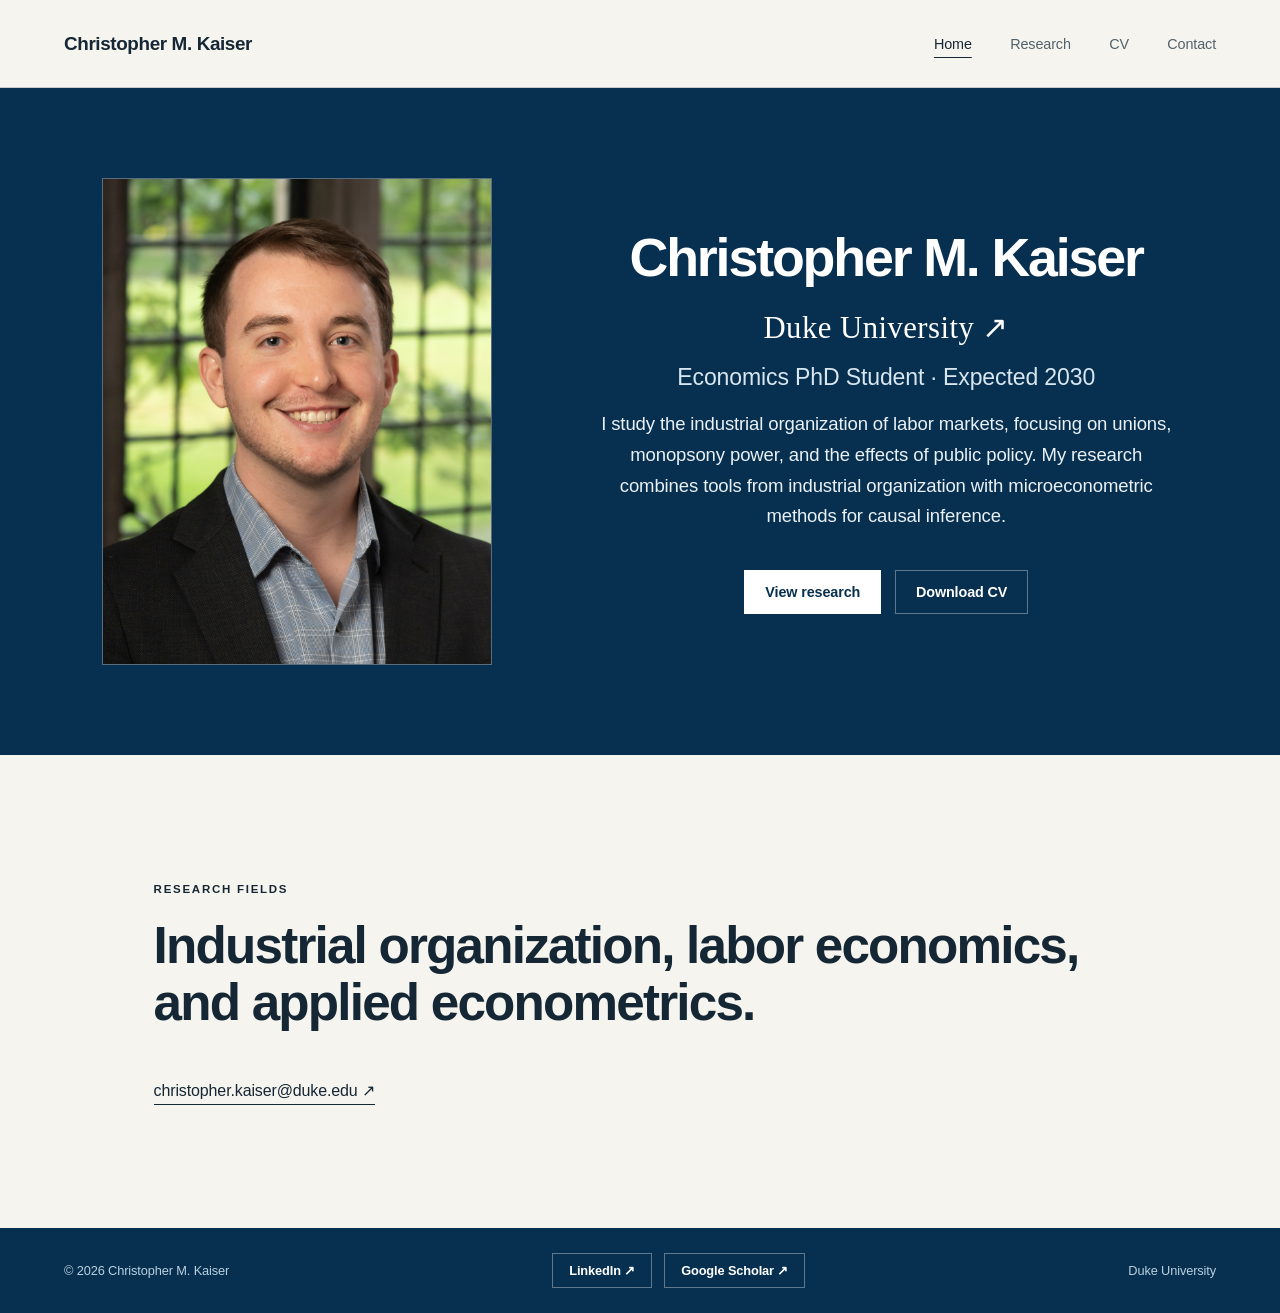
<file: index.html>
<!doctype html>
<html lang="en">
<head>
  <meta charset="utf-8">
  <meta name="google-site-verification" content="U_AlmBh4RzDwrfSKZzb6vrCAdriHtHile8WYuBXWYK0" />
  <meta name="viewport" content="width=device-width, initial-scale=1">
  <meta name="description" content="Christopher M. Kaiser is an Economics PhD student at Duke University researching industrial organization, labor economics, and applied econometrics.">
  <title>Christopher M. Kaiser | Economics</title>
  <link rel="stylesheet" href="styles.css?v=20261015-1">
</head>
<body>
  <header class="site-header">
    <a class="nameplate" href="index.html">Christopher M. Kaiser</a>
    <nav aria-label="Main navigation">
      <a aria-current="page" href="index.html">Home</a>
      <a href="research.html?v=20261015-1">Research</a>
      <a href="cv.html">CV</a>
      <a href="contact.html">Contact</a>
    </nav>
  </header>

  <main>
    <section class="hero">
      <div class="portrait" role="img" aria-label="Headshot of Christopher M. Kaiser">
        <img src="assets/christopher-kaiser-headshot.jpg" alt="">
      </div>
      <div class="hero-copy">
        <h1>Christopher M. Kaiser</h1>
        <p class="affiliation"><a href="https://scholars.duke.edu/person/Christopher.Kaiser" target="_blank" rel="noopener">Duke University <span aria-hidden="true">↗</span></a></p>
        <p class="role">Economics PhD Student · Expected 2030</p>
        <p class="intro">I study the industrial organization of labor markets, focusing on unions, monopsony power, and the effects of public policy. My research combines tools from industrial organization with microeconometric methods for causal inference.</p>
        <div class="actions">
          <a class="button primary" href="research.html?v=20261015-1">View research</a>
          <a class="button secondary" href="files/Christopher_Kaiser_CV.pdf?v=20261015-5">Download CV</a>
        </div>
      </div>
    </section>

    <section class="focus" aria-labelledby="focus-title">
      <p class="section-label">Research fields</p>
      <h2 id="focus-title">Industrial organization, labor economics, and applied econometrics.</h2>
      <a class="text-link" href="mailto:christopher.kaiser@duke.edu">christopher.kaiser@duke.edu <span aria-hidden="true">↗</span></a>
    </section>
  </main>

  <footer>
    <span>© 2026 Christopher M. Kaiser</span>
    <div class="footer-links">
      <a class="footer-button" href="https://www.linkedin.com/in/christopher-m-kaiser-43994b184/" target="_blank" rel="noopener">LinkedIn <span aria-hidden="true">↗</span></a>
      <a class="footer-button" href="https://scholar.google.com/citations?user=cMOoyDEAAAAJ&amp;hl=en" target="_blank" rel="noopener">Google Scholar <span aria-hidden="true">↗</span></a>
    </div>
    <span>Duke University</span>
  </footer>
</body>
</html>
</file>
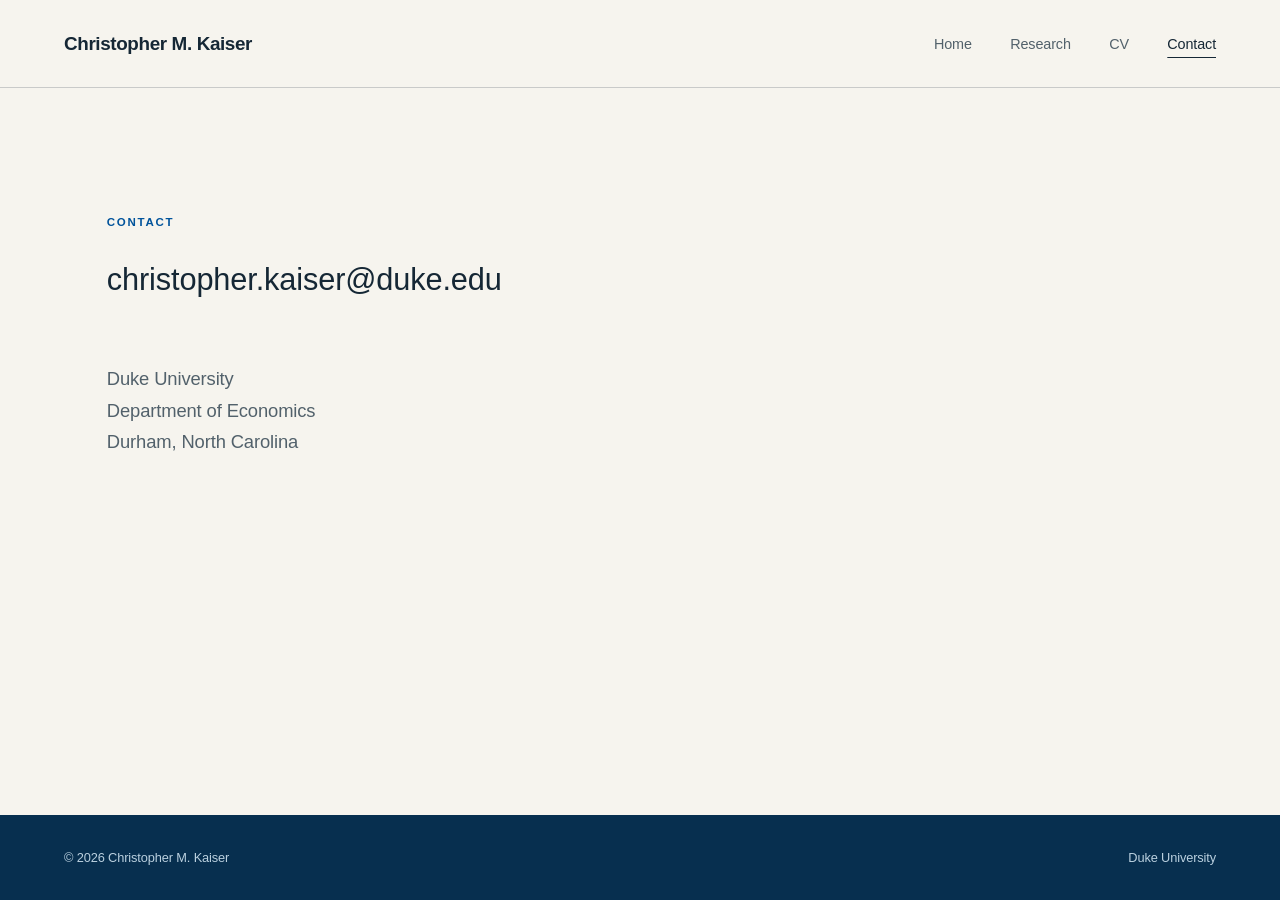
<file: contact.html>
<!doctype html>
<html lang="en">
<head>
  <meta charset="utf-8">
  <meta name="viewport" content="width=device-width, initial-scale=1">
  <title>Contact | Christopher M. Kaiser</title>
  <link rel="stylesheet" href="styles.css?v=20261015-1">
</head>
<body>
  <header class="site-header">
    <a class="nameplate" href="index.html">Christopher M. Kaiser</a>
    <nav aria-label="Main navigation"><a href="index.html">Home</a><a href="research.html?v=20261015-1">Research</a><a href="cv.html">CV</a><a aria-current="page" href="contact.html">Contact</a></nav>
  </header>
  <main class="page-shell compact-page">
    <header class="page-heading contact-heading">
      <p class="eyebrow">Contact</p>
      <div class="contact-email" style="border-bottom: none;">christopher.kaiser@duke.edu</div>
      <p>Duke University<br>Department of Economics<br>Durham, North Carolina</p>
    </header>
  </main>
  <footer><span>© 2026 Christopher M. Kaiser</span><span>Duke University</span></footer>
</body>
</html>
</file>
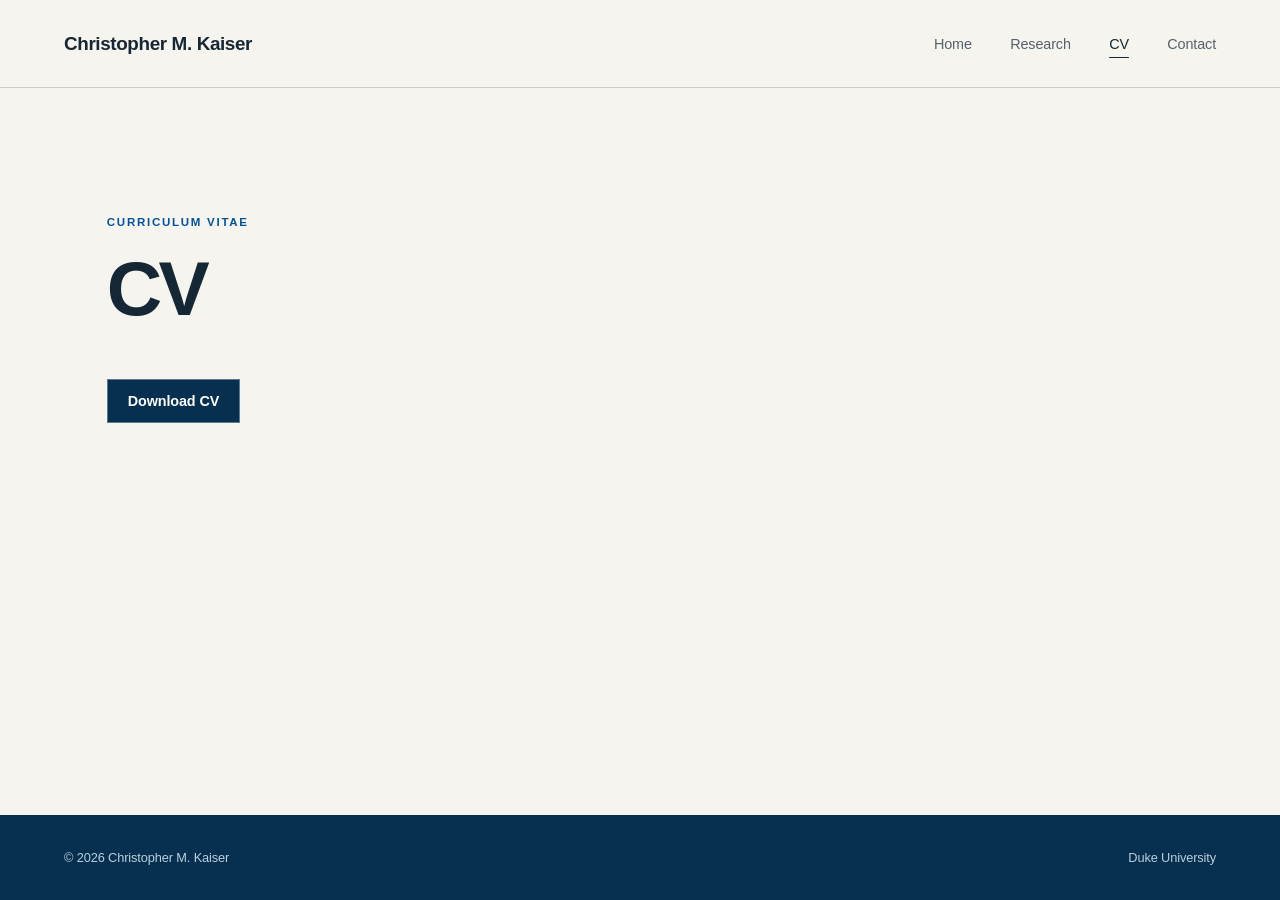
<file: cv.html>
<!doctype html>
<html lang="en">
<head>
  <meta charset="utf-8">
  <meta name="viewport" content="width=device-width, initial-scale=1">
  <title>CV | Christopher M. Kaiser</title>
  <link rel="stylesheet" href="styles.css?v=20261015-1">
</head>
<body>
  <header class="site-header">
    <a class="nameplate" href="index.html">Christopher M. Kaiser</a>
    <nav aria-label="Main navigation"><a href="index.html">Home</a><a href="research.html?v=20261015-1">Research</a><a aria-current="page" href="cv.html">CV</a><a href="contact.html">Contact</a></nav>
  </header>
  <main class="page-shell compact-page">
    <header class="page-heading">
      <p class="eyebrow">Curriculum vitae</p>
      <h1>CV</h1>
      <a class="button primary" href="files/Christopher_Kaiser_CV.pdf?v=20261015-5">Download CV</a>
    </header>
  </main>
  <footer><span>© 2026 Christopher M. Kaiser</span><span>Duke University</span></footer>
</body>
</html>
</file>
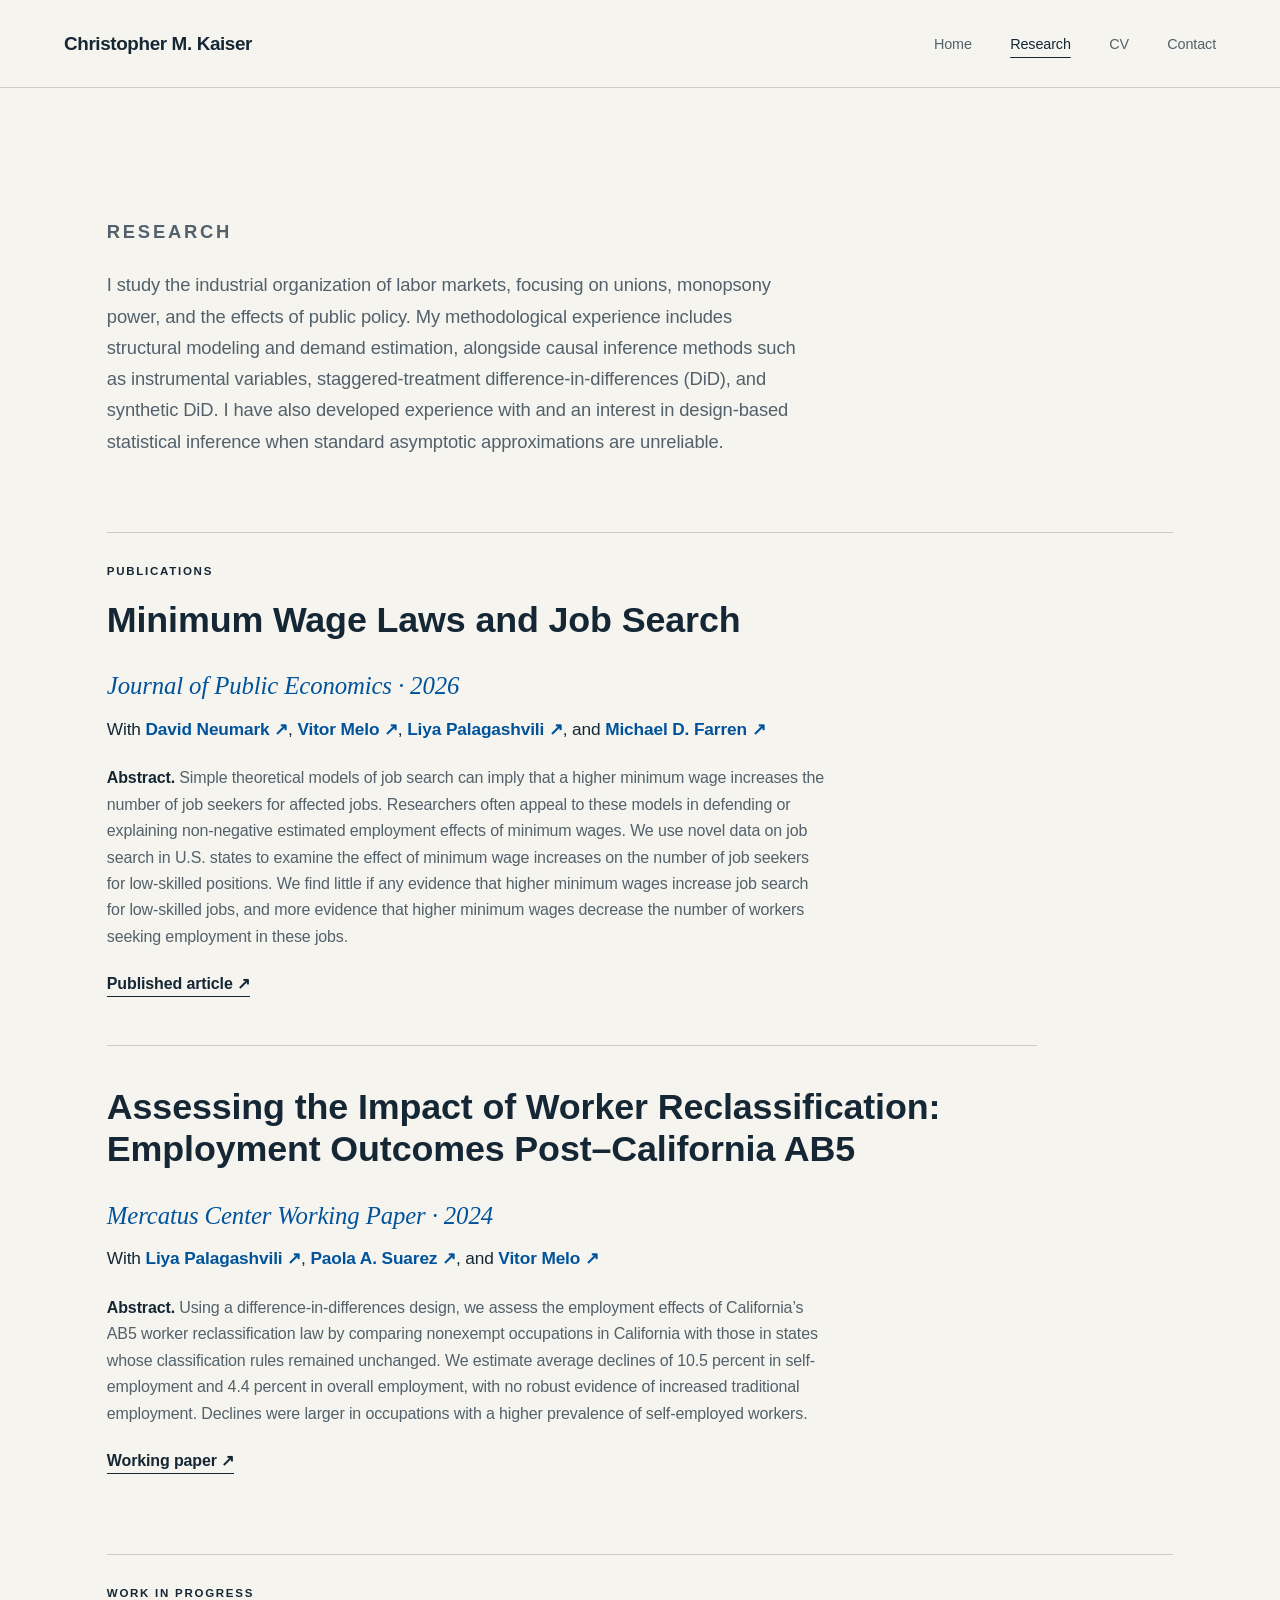
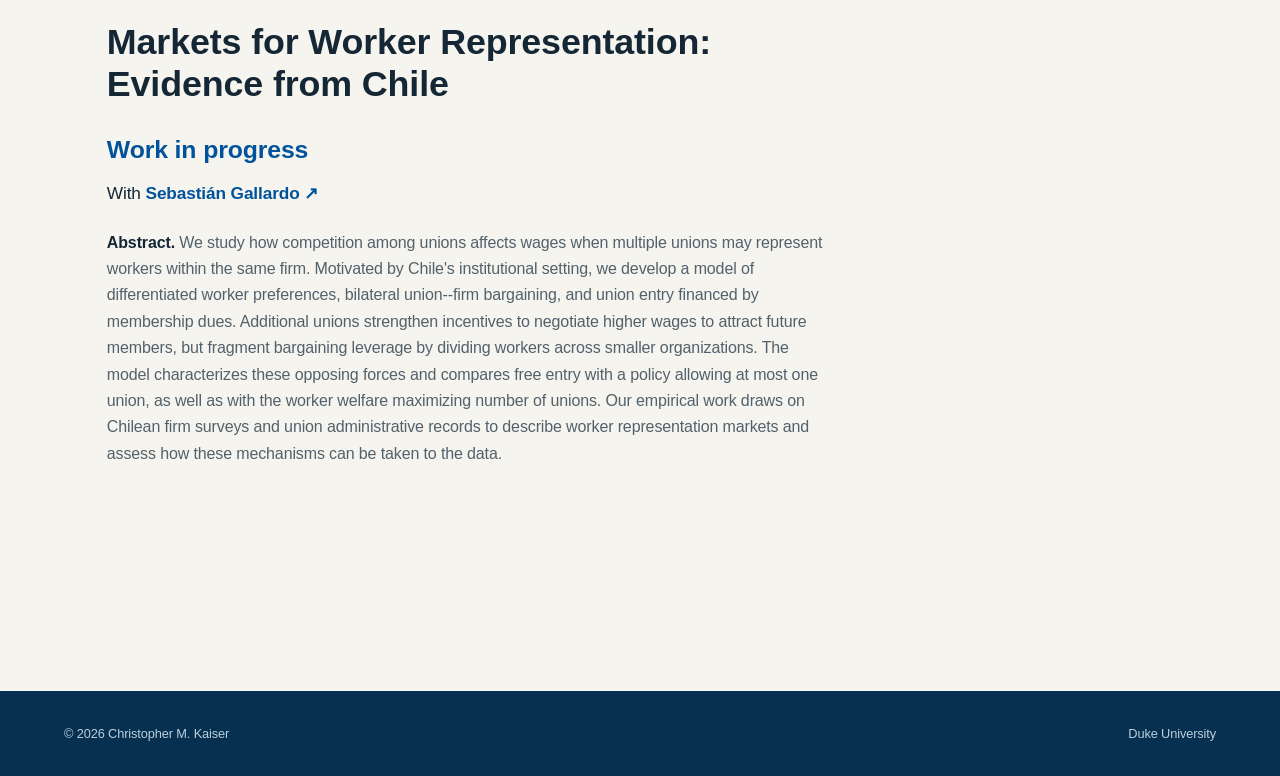
<file: research.html>
<!doctype html>
<html lang="en">
<head>
  <meta charset="utf-8">
  <meta name="viewport" content="width=device-width, initial-scale=1">
  <meta name="description" content="Research by Christopher M. Kaiser in industrial organization, labor economics, and applied econometrics.">
  <title>Research | Christopher M. Kaiser</title>
  <link rel="stylesheet" href="styles.css?v=20261015-1">
</head>
<body class="research-page">
  <header class="site-header">
    <a class="nameplate" href="index.html">Christopher M. Kaiser</a>
    <nav aria-label="Main navigation">
      <a href="index.html">Home</a><a aria-current="page" href="research.html?v=20261015-1">Research</a><a href="cv.html">CV</a><a href="contact.html">Contact</a>
    </nav>
  </header>

  <main class="page-shell">
    <header class="page-heading">
      <p class="eyebrow">Research</p>
      <p>I study the industrial organization of labor markets, focusing on unions, monopsony power, and the effects of public policy. My methodological experience includes structural modeling and demand estimation, alongside causal inference methods such as instrumental variables, staggered-treatment difference-in-differences (DiD), and synthetic DiD. I have also developed experience with and an interest in design-based statistical inference when standard asymptotic approximations are unreliable.</p>
    </header>

    <section class="research-group" aria-labelledby="published">
      <p class="section-label" id="published">Publications</p>
      <article class="paper">
        <div>
          <h2>Minimum Wage Laws and Job Search</h2>
          <p class="venue journal">Journal of Public Economics · 2026</p>
          <p class="coauthors">With <a href="https://sites.socsci.uci.edu/~dneumark/" target="_blank" rel="noopener">David Neumark <span aria-hidden="true">↗</span></a>, <a href="https://www.melovitor.com/" target="_blank" rel="noopener">Vitor Melo <span aria-hidden="true">↗</span></a>, <a href="https://www.mercatus.org/scholars/liya-palagashvili" target="_blank" rel="noopener">Liya Palagashvili <span aria-hidden="true">↗</span></a>, and <a href="https://www.linkedin.com/in/michael-d-farren/" target="_blank" rel="noopener">Michael D. Farren <span aria-hidden="true">↗</span></a></p>
          <p class="abstract"><span>Abstract.</span> Simple theoretical models of job search can imply that a higher minimum wage increases the number of job seekers for affected jobs. Researchers often appeal to these models in defending or explaining non-negative estimated employment effects of minimum wages. We use novel data on job search in U.S. states to examine the effect of minimum wage increases on the number of job seekers for low-skilled positions. We find little if any evidence that higher minimum wages increase job search for low-skilled jobs, and more evidence that higher minimum wages decrease the number of workers seeking employment in these jobs.</p>
          <a class="paper-link" href="https://www.sciencedirect.com/science/article/pii/S0047272726001702" target="_blank" rel="noopener">Published article <span aria-hidden="true">↗</span></a>
        </div>
      </article>
      <article class="paper">
        <div>
          <h2>Assessing the Impact of Worker Reclassification: Employment Outcomes Post–California AB5</h2>
          <p class="venue journal">Mercatus Center Working Paper · 2024</p>
          <p class="coauthors">With <a href="https://www.mercatus.org/scholars/liya-palagashvili" target="_blank" rel="noopener">Liya Palagashvili <span aria-hidden="true">↗</span></a>, <a href="https://www.shu.edu/profiles/PaolaSuarezRocabado.html" target="_blank" rel="noopener">Paola A. Suarez <span aria-hidden="true">↗</span></a>, and <a href="https://www.melovitor.com/" target="_blank" rel="noopener">Vitor Melo <span aria-hidden="true">↗</span></a></p>
          <p class="abstract"><span>Abstract.</span> Using a difference-in-differences design, we assess the employment effects of California’s AB5 worker reclassification law by comparing nonexempt occupations in California with those in states whose classification rules remained unchanged. We estimate average declines of 10.5 percent in self-employment and 4.4 percent in overall employment, with no robust evidence of increased traditional employment. Declines were larger in occupations with a higher prevalence of self-employed workers.</p>
          <a class="paper-link" href="https://www.mercatus.org/research/working-papers/assessing-impact-worker-reclassification-employment-outcomes-post" target="_blank" rel="noopener">Working paper <span aria-hidden="true">↗</span></a>
        </div>
      </article>
    </section>

    <section class="research-group" aria-labelledby="progress">
      <p class="section-label" id="progress">Work in progress</p>
      <article class="paper">
        <div>
          <h2>Markets for Worker Representation:<br>Evidence from Chile</h2>
          <p class="venue status">Work in progress</p>
          <p class="coauthors">With <a href="https://www.segallardo.com/" target="_blank" rel="noopener">Sebastián Gallardo <span aria-hidden="true">↗</span></a></p>
          <p class="abstract"><span>Abstract.</span> We study how competition among unions affects wages when multiple unions may represent workers within the same firm. Motivated by Chile's institutional setting, we develop a model of differentiated worker preferences, bilateral union--firm bargaining, and union entry financed by membership dues. Additional unions strengthen incentives to negotiate higher wages to attract future members, but fragment bargaining leverage by dividing workers across smaller organizations. The model characterizes these opposing forces and compares free entry with a policy allowing at most one union, as well as with the worker welfare maximizing number of unions. Our empirical work draws on Chilean firm surveys and union administrative records to describe worker representation markets and assess how these mechanisms can be taken to the data.</p>
        </div>
      </article>
    </section>
  </main>

  <footer><span>© 2026 Christopher M. Kaiser</span><span>Duke University</span></footer>
</body>
</html>
</file>
<file: styles.css>
:root {
  --navy: #072f4f;
  --duke: #00539b;
  --ink: #152735;
  --paper: #f6f4ee;
  --white: #fff;
  --line: rgba(21, 39, 53, .2);
}

* { box-sizing: border-box; }
html { scroll-behavior: smooth; }
body { margin: 0; color: var(--ink); background: var(--paper); font-family: "Avenir Next", Avenir, "Helvetica Neue", Helvetica, Arial, sans-serif; font-weight: 400; letter-spacing: -.008em; }
a { color: inherit; }

.site-header {
  min-height: 88px; padding: 0 clamp(24px, 5vw, 80px); display: flex; align-items: center;
  justify-content: space-between; border-bottom: 1px solid var(--line); background: var(--paper);
}
.nameplate { font-size: 1.18rem; font-weight: 600; letter-spacing: -.02em; text-decoration: none; }
nav { display: flex; gap: clamp(18px, 3vw, 40px); }
nav a { text-decoration: none; font-size: .9rem; color: #52616b; }
nav a:hover, nav a[aria-current="page"] { color: var(--ink); }
nav a[aria-current="page"] { text-decoration: underline; text-underline-offset: 8px; }

.hero { min-height: 650px; padding: clamp(60px, 7vw, 100px) clamp(24px, 8vw, 130px); display: grid; grid-template-columns: minmax(260px, 390px) minmax(420px, 680px); justify-content: center; align-items: center; gap: clamp(55px, 8vw, 130px); background: var(--navy); }
.portrait { position: relative; overflow: hidden; width: 100%; aspect-ratio: 4 / 5; background: #102f46; border: 1px solid rgba(255,255,255,.3); }
.portrait img { width: 100%; height: 100%; object-fit: cover; object-position: center 34%; }
.hero-copy { color: var(--white); text-align: center; display: flex; flex-direction: column; align-items: center; justify-content: center; }
.eyebrow, .section-label { margin: 0 0 22px; text-transform: uppercase; letter-spacing: .15em; font-weight: 600; font-size: .72rem; }
.hero-copy .eyebrow, .page-heading .eyebrow { color: #73b7e5; }
h1, h2 { font-family: inherit; font-weight: 600; }
.hero h1 { margin: 0; font-size: clamp(2.6rem, 4.2vw, 4.1rem); line-height: 1.05; letter-spacing: -.04em; }
.affiliation { margin: 24px 0 0; color: var(--white); font-family: Georgia, "Times New Roman", serif; font-size: clamp(1.7rem, 2.4vw, 2.2rem); font-weight: 400; letter-spacing: .015em; }
.affiliation a { color: inherit; text-decoration: none; }
.affiliation a:hover { text-decoration: underline; text-underline-offset: 5px; }
.role { margin: 18px 0 18px; color: #d7e6ef; font-size: clamp(1.35rem, 1.8vw, 1.65rem); }
.intro { max-width: 640px; margin: 0; color: #eaf1f5; font-size: clamp(1.12rem, 1.45vw, 1.28rem); line-height: 1.65; }
.actions { display: flex; gap: 14px; margin-top: 38px; flex-wrap: wrap; }
.button { display: inline-block; padding: 13px 20px; text-decoration: none; font-size: .9rem; font-weight: 600; border: 1px solid rgba(255,255,255,.35); }
.button.primary { background: var(--white); color: var(--navy); }
.button.secondary { color: var(--white); }
.button:hover { transform: translateY(-1px); }

.focus { padding: clamp(72px, 10vw, 140px) clamp(24px, 12vw, 190px); }
.focus h2 { max-width: 950px; margin: 0 0 50px; font-size: clamp(2rem, 4vw, 3.8rem); line-height: 1.12; letter-spacing: -.035em; }
.text-link { text-decoration: none; border-bottom: 1px solid var(--ink); padding-bottom: 5px; }

.page-shell { max-width: 1220px; margin: 0 auto; padding: clamp(70px, 10vw, 140px) clamp(24px, 6vw, 80px); }
.page-heading { max-width: 850px; margin-bottom: 110px; }
.page-heading h1 { margin: 0 0 30px; font-size: clamp(3rem, 6vw, 5.5rem); line-height: 1; letter-spacing: -.05em; }
.research-page .page-heading { margin-bottom: 75px; }
.research-page .page-heading h1 { max-width: 720px; font-size: clamp(2.25rem, 4vw, 3.5rem); line-height: 1.08; letter-spacing: -.035em; }
.page-heading > p:last-child, .page-heading > p:nth-last-child(2) { max-width: 700px; font-size: 1.15rem; line-height: 1.7; color: #52616b; }
.page-heading .eyebrow { color: var(--duke); }
.research-group { border-top: 1px solid var(--line); padding: 32px 0 80px; }
.paper { max-width: 930px; }
.paper + .paper { margin-top: 48px; padding-top: 40px; border-top: 1px solid var(--line); }
.paper h2 { margin: 0 0 10px; font-size: clamp(1.7rem, 2.8vw, 2.35rem); line-height: 1.18; }
.paper p { max-width: 720px; color: #52616b; line-height: 1.65; }
.paper .venue { color: var(--duke); font-size: 1.08rem; font-weight: 600; }
.paper .venue.journal { margin-bottom: 8px; font-family: Georgia, "Times New Roman", serif; font-size: clamp(1.25rem, 2vw, 1.55rem); font-style: italic; font-weight: 400; }
.paper .venue.status { margin-bottom: 8px; font-size: clamp(1.25rem, 2vw, 1.55rem); font-weight: 600; }
.paper .coauthors { margin-top: 0; color: var(--ink); font-size: 1.08rem; font-weight: 500; }
.paper .coauthors a { color: var(--duke); font-weight: 600; text-decoration: none; }
.paper .coauthors a:hover { text-decoration: underline; text-underline-offset: 4px; }
.paper .abstract { margin-top: 22px; }
.paper .abstract span { color: var(--ink); font-weight: 600; }
.paper-link { display: inline-block; margin-top: 8px; padding-bottom: 3px; color: var(--ink); font-weight: 600; text-decoration: none; border-bottom: 1px solid var(--ink); }
.compact-page { min-height: calc(100vh - 173px); }
.compact-page .page-heading { margin-bottom: 80px; }
.compact-page .button.primary { margin-top: 22px; background: var(--navy); color: white; }
.cv-summary { display: grid; grid-template-columns: 1fr 1fr; gap: 50px; border-top: 1px solid var(--line); padding-top: 34px; }
.cv-summary h2 { font-size: 1.8rem; margin-bottom: 6px; }
.contact-heading { max-width: 950px; }
.contact-email { display: inline-block; font-size: clamp(1.15rem, 2.4vw, 2rem); text-decoration: none; border-bottom: 1px solid var(--ink); margin: 12px 0 40px; padding-bottom: 7px; }
footer { min-height: 85px; padding: 0 clamp(24px, 5vw, 80px); background: var(--navy); color: #bad0df; display: flex; align-items: center; justify-content: space-between; font-size: .8rem; }
.footer-links { display: flex; flex-wrap: wrap; gap: 12px; }
.footer-button { padding: 9px 16px; border: 1px solid rgba(255,255,255,.35); color: var(--white); font-weight: 600; text-decoration: none; }
.footer-button:hover { background: rgba(255,255,255,.1); }

@media (max-width: 760px) {
  .site-header { align-items: flex-start; gap: 22px; padding-top: 24px; padding-bottom: 24px; flex-direction: column; }
  nav { width: 100%; justify-content: space-between; gap: 10px; }
  .hero { grid-template-columns: 1fr; padding: 48px 24px 68px; gap: 46px; }
  .portrait { width: min(100%, 340px); justify-self: center; }
  .page-heading { margin-bottom: 70px; }
  .cv-summary { grid-template-columns: 1fr; }
  footer { gap: 15px; padding-top: 20px; padding-bottom: 20px; flex-direction: column; justify-content: center; align-items: flex-start; }
}

@media (prefers-reduced-motion: no-preference) {
  .hero-copy > * { animation: rise .65s ease both; }
  .hero-copy > *:nth-child(2) { animation-delay: .06s; }
  .hero-copy > *:nth-child(3) { animation-delay: .12s; }
  .hero-copy > *:nth-child(4) { animation-delay: .18s; }
  .hero-copy > *:nth-child(5) { animation-delay: .24s; }
  @keyframes rise { from { opacity: 0; transform: translateY(12px); } }
}
</file>
